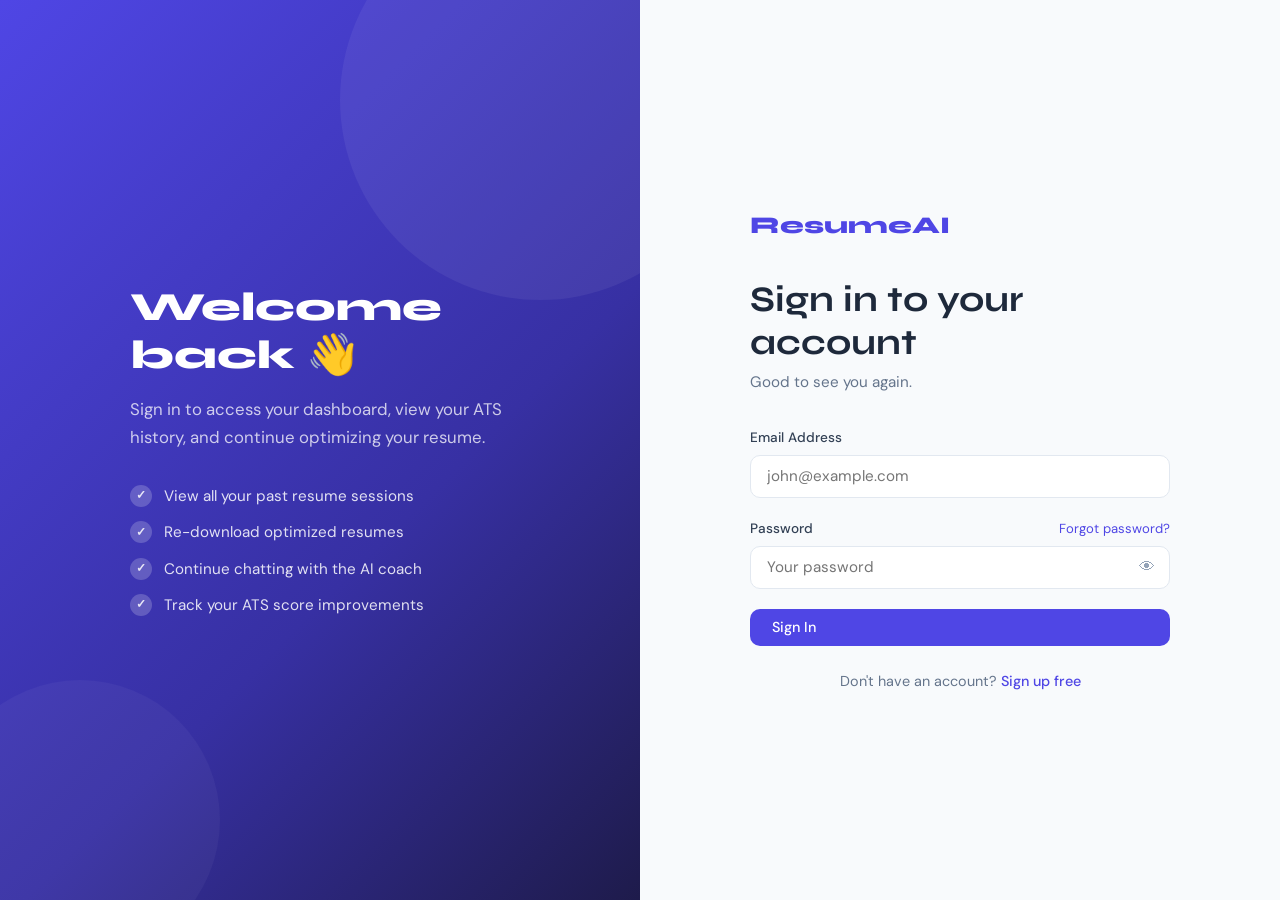
<file: frontend/login.html>
<!DOCTYPE html>
<html lang="en">
<head>
  <meta charset="UTF-8"/>
  <meta name="viewport" content="width=device-width, initial-scale=1.0"/>
  <title>Login — ResumeAI</title>
  <link rel="stylesheet" href="css/main.css"/>
  <link rel="stylesheet" href="css/auth.css"/>
</head>
<body>
<div class="auth-page">

  <!-- LEFT PANEL -->
  <div class="auth-panel auth-panel-left">
    <div class="content">
      <h1>Welcome<br/>back 👋</h1>
      <p>Sign in to access your dashboard, view your ATS history, and continue optimizing your resume.</p>
      <ul class="auth-features">
        <li>View all your past resume sessions</li>
        <li>Re-download optimized resumes</li>
        <li>Continue chatting with the AI coach</li>
        <li>Track your ATS score improvements</li>
      </ul>
    </div>
  </div>

  <!-- RIGHT PANEL -->
  <div class="auth-panel">
    <div class="auth-box">
      <a class="auth-logo" href="index.html">ResumeAI</a>
      <h2>Sign in to your account</h2>
      <p class="subtitle">Good to see you again.</p>

      <form id="loginForm" novalidate>
        <div class="form-group">
          <label class="form-label" for="email">Email Address</label>
          <input class="form-control" id="email" type="email" placeholder="john@example.com" autocomplete="email"/>
          <div class="form-error hidden" id="emailErr"></div>
        </div>

        <div class="form-group">
          <label class="form-label" for="password">
            Password
            <a href="#" style="float:right;font-weight:400;font-size:.82rem">Forgot password?</a>
          </label>
          <div class="password-wrapper">
            <input class="form-control" id="password" type="password" placeholder="Your password" autocomplete="current-password"/>
            <button type="button" class="password-toggle" onclick="togglePwd('password',this)">👁</button>
          </div>
          <div class="form-error hidden" id="pwdErr"></div>
        </div>

        <div id="globalErr" class="form-error hidden" style="margin-bottom:.75rem"></div>

        <button type="submit" class="btn btn-primary w-full" id="submitBtn">
          Sign In
        </button>
      </form>

      <div class="auth-footer">
        Don't have an account? <a href="register.html">Sign up free</a>
      </div>
    </div>
  </div>

</div>

<div class="toast-container" id="toastContainer"></div>

<script src="js/utils.js"></script>
<script src="js/api.js"></script>
<script src="js/auth.js"></script>
<script>
  document.getElementById('loginForm').addEventListener('submit', async (e) => {
    e.preventDefault();
    clearErrors();

    const email    = document.getElementById('email').value.trim();
    const password = document.getElementById('password').value;
    let valid = true;

    if (!email)    { showFieldErr('emailErr', 'Email is required.');    valid = false; }
    if (!password) { showFieldErr('pwdErr',   'Password is required.'); valid = false; }
    if (!valid) return;

    const btn = document.getElementById('submitBtn');
    btn.disabled = true;
    btn.textContent = 'Signing in…';

    const result = await API.login({ email, password });

    if (result.error) {
      showFieldErr('globalErr', result.error);
      btn.disabled = false;
      btn.textContent = 'Sign In';
    } else {
      const dest = result.user.role === 'admin' ? 'admin.html' : 'dashboard.html';
      window.location.href = dest;
    }
  });
</script>
</body>
</html>
</file>
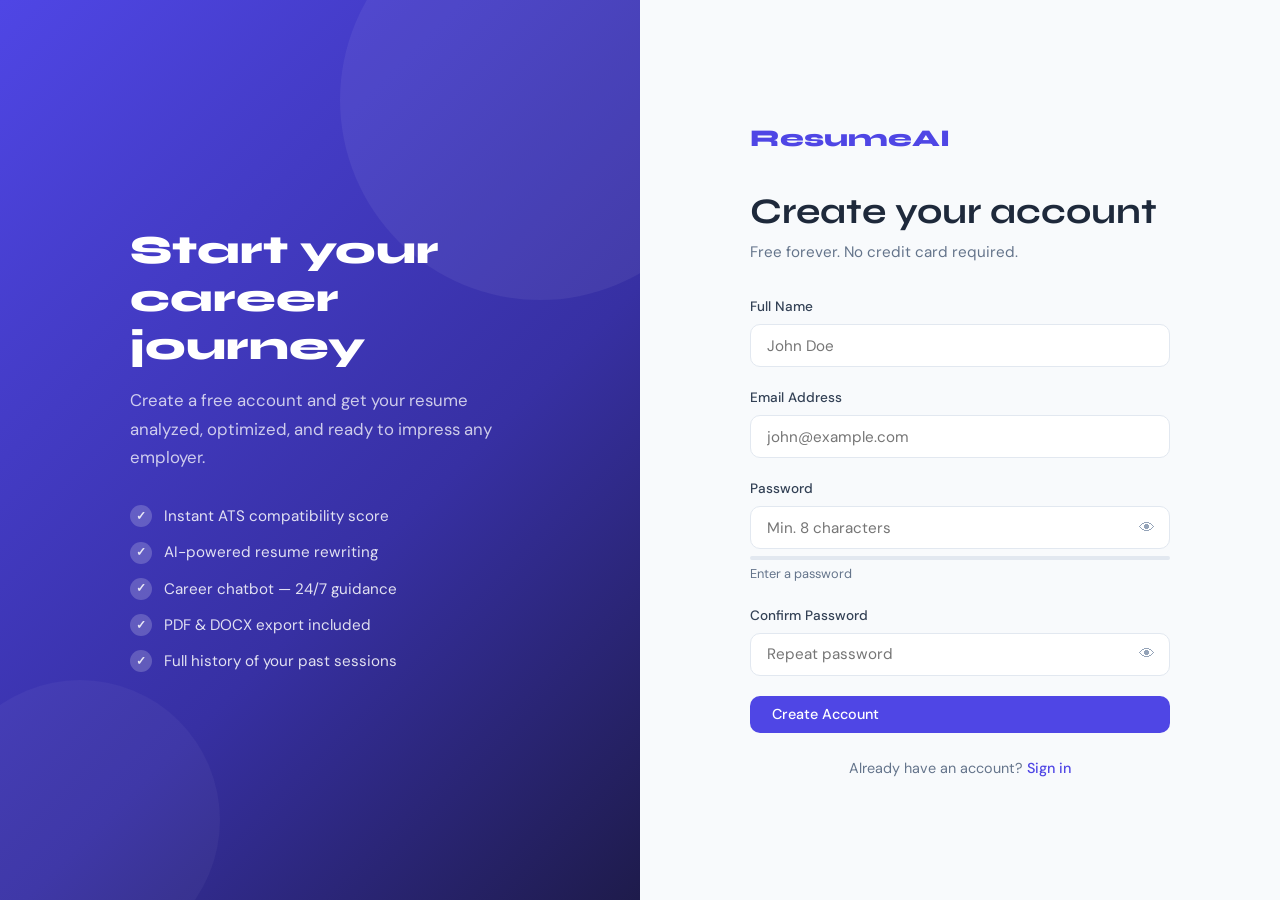
<file: frontend/register.html>
<!DOCTYPE html>
<html lang="en">
<head>
  <meta charset="UTF-8"/>
  <meta name="viewport" content="width=device-width, initial-scale=1.0"/>
  <title>Register — ResumeAI</title>
  <link rel="stylesheet" href="css/main.css"/>
  <link rel="stylesheet" href="css/auth.css"/>
</head>
<body>
<div class="auth-page">

  <!-- LEFT PANEL -->
  <div class="auth-panel auth-panel-left">
    <div class="content">
      <h1>Start your<br/>career journey</h1>
      <p>Create a free account and get your resume analyzed, optimized, and ready to impress any employer.</p>
      <ul class="auth-features">
        <li>Instant ATS compatibility score</li>
        <li>AI-powered resume rewriting</li>
        <li>Career chatbot — 24/7 guidance</li>
        <li>PDF & DOCX export included</li>
        <li>Full history of your past sessions</li>
      </ul>
    </div>
  </div>

  <!-- RIGHT PANEL -->
  <div class="auth-panel">
    <div class="auth-box">
      <a class="auth-logo" href="index.html">ResumeAI</a>
      <h2>Create your account</h2>
      <p class="subtitle">Free forever. No credit card required.</p>

      <!-- SUCCESS STATE -->
      <div id="successBox" class="hidden">
        <div class="verify-card" style="margin:0;padding:1.5rem 0">
          <div class="verify-icon success" style="margin-bottom:1rem">✉️</div>
          <h3>Check your inbox!</h3>
          <p class="mt-2" style="font-size:.95rem">
            We sent a verification link to <strong id="sentTo"></strong>.<br/>
            Click it to activate your account, then log in.
          </p>
          <a href="login.html" class="btn btn-primary w-full mt-3">Go to Login</a>
        </div>
      </div>

      <!-- FORM -->
      <form id="registerForm" novalidate>
        <div class="form-group">
          <label class="form-label" for="name">Full Name</label>
          <input class="form-control" id="name" type="text" placeholder="John Doe" autocomplete="name"/>
          <div class="form-error hidden" id="nameErr"></div>
        </div>

        <div class="form-group">
          <label class="form-label" for="email">Email Address</label>
          <input class="form-control" id="email" type="email" placeholder="john@example.com" autocomplete="email"/>
          <div class="form-error hidden" id="emailErr"></div>
        </div>

        <div class="form-group">
          <label class="form-label" for="password">Password</label>
          <div class="password-wrapper">
            <input class="form-control" id="password" type="password" placeholder="Min. 8 characters" autocomplete="new-password"/>
            <button type="button" class="password-toggle" onclick="togglePwd('password',this)">👁</button>
          </div>
          <div class="strength-bar mt-1"><div class="strength-fill" id="strengthFill"></div></div>
          <div class="form-hint" id="strengthLabel">Enter a password</div>
          <div class="form-error hidden" id="pwdErr"></div>
        </div>

        <div class="form-group">
          <label class="form-label" for="confirm">Confirm Password</label>
          <div class="password-wrapper">
            <input class="form-control" id="confirm" type="password" placeholder="Repeat password" autocomplete="new-password"/>
            <button type="button" class="password-toggle" onclick="togglePwd('confirm',this)">👁</button>
          </div>
          <div class="form-error hidden" id="confirmErr"></div>
        </div>

        <div id="globalErr" class="form-error hidden" style="margin-bottom:.75rem"></div>

        <button type="submit" class="btn btn-primary w-full" id="submitBtn">
          Create Account
        </button>
      </form>

      <div class="auth-footer">
        Already have an account? <a href="login.html">Sign in</a>
      </div>
    </div>
  </div>

</div>

<div class="toast-container" id="toastContainer"></div>

<script src="js/utils.js"></script>
<script src="js/api.js"></script>
<script src="js/auth.js"></script>
<script>
  // Password strength meter
  document.getElementById('password').addEventListener('input', function () {
    const val = this.value;
    let score = 0;
    if (val.length >= 8)               score++;
    if (/[A-Z]/.test(val))             score++;
    if (/[0-9]/.test(val))             score++;
    if (/[^A-Za-z0-9]/.test(val))      score++;
    const fill   = document.getElementById('strengthFill');
    const label  = document.getElementById('strengthLabel');
    const colors = ['#ef4444','#f59e0b','#10b981','#4f46e5'];
    const labels = ['Too short','Fair','Good','Strong'];
    fill.style.width     = (score * 25) + '%';
    fill.style.background = colors[score - 1] || '#e2e8f0';
    label.textContent    = score ? labels[score - 1] : 'Enter a password';
  });

  document.getElementById('registerForm').addEventListener('submit', async (e) => {
    e.preventDefault();
    clearErrors();

    const name     = document.getElementById('name').value.trim();
    const email    = document.getElementById('email').value.trim();
    const password = document.getElementById('password').value;
    const confirm  = document.getElementById('confirm').value;
    let valid = true;

    if (!name)    { showFieldErr('nameErr', 'Name is required.'); valid = false; }
    if (!email)   { showFieldErr('emailErr', 'Email is required.'); valid = false; }
    if (password.length < 8) { showFieldErr('pwdErr', 'Password must be at least 8 characters.'); valid = false; }
    if (password !== confirm) { showFieldErr('confirmErr', 'Passwords do not match.'); valid = false; }
    if (!valid) return;

    const btn = document.getElementById('submitBtn');
    btn.disabled = true;
    btn.textContent = 'Creating account…';

    const result = await API.register({ name, email, password });

    if (result.error) {
      showFieldErr('globalErr', result.error);
      btn.disabled = false;
      btn.textContent = 'Create Account';
    } else {
      document.getElementById('sentTo').textContent = email;
      document.getElementById('registerForm').classList.add('hidden');
      document.getElementById('successBox').classList.remove('hidden');
    }
  });
</script>
</body>
</html>
</file>
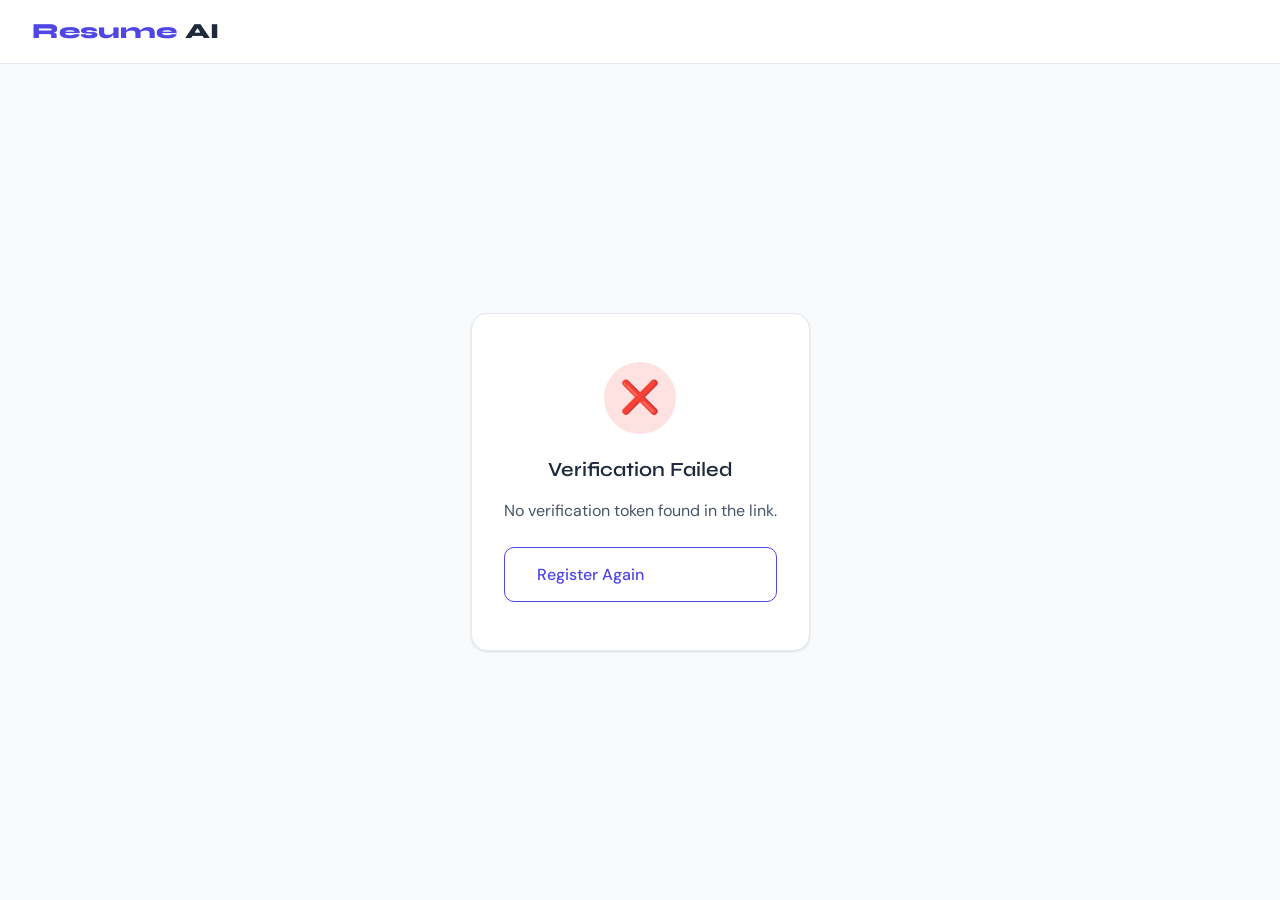
<file: frontend/verify.html>
<!DOCTYPE html>
<html lang="en">
<head>
  <meta charset="UTF-8"/>
  <meta name="viewport" content="width=device-width, initial-scale=1.0"/>
  <title>Verify Email — ResumeAI</title>
  <link rel="stylesheet" href="css/main.css"/>
  <link rel="stylesheet" href="css/auth.css"/>
</head>
<body style="background:var(--gray-50);display:flex;flex-direction:column;min-height:100vh">

<nav class="navbar">
  <a class="navbar-brand" href="index.html">Resume<span>AI</span></a>
</nav>

<div class="container" style="flex:1;display:flex;align-items:center;justify-content:center">
  <div class="card verify-card" id="loadingState">
    <div class="verify-icon" style="background:var(--gray-100)">⏳</div>
    <h3>Verifying your email…</h3>
    <p class="mt-2 text-muted">Please wait a moment.</p>
  </div>

  <div class="card verify-card hidden" id="successState">
    <div class="verify-icon success">✅</div>
    <h3>Email Verified!</h3>
    <p class="mt-2">Your account is now active. You can sign in and start using ResumeAI.</p>
    <a href="login.html" class="btn btn-primary btn-lg w-full mt-3">Go to Login</a>
  </div>

  <div class="card verify-card hidden" id="errorState">
    <div class="verify-icon error">❌</div>
    <h3>Verification Failed</h3>
    <p class="mt-2" id="errorMsg">The link is invalid or has expired.</p>
    <a href="register.html" class="btn btn-outline btn-lg w-full mt-3">Register Again</a>
  </div>
</div>

<script src="js/utils.js"></script>
<script src="js/api.js"></script>
<script>
  (async () => {
    const params = new URLSearchParams(window.location.search);
    const token  = params.get('token');

    if (!token) {
      show('errorState');
      document.getElementById('errorMsg').textContent = 'No verification token found in the link.';
      return;
    }

    const result = await API.verifyEmail(token);

    if (result.error) {
      document.getElementById('errorMsg').textContent = result.error;
      show('errorState');
    } else {
      show('successState');
    }

    function show(id) {
      document.getElementById('loadingState').classList.add('hidden');
      document.getElementById(id).classList.remove('hidden');
    }
  })();
</script>
</body>
</html>
</file>
<file: frontend/css/main.css>
@import url('https://fonts.googleapis.com/css2?family=Syne:wght@400;500;600;700;800&family=DM+Sans:ital,opsz,wght@0,9..40,300;0,9..40,400;0,9..40,500;1,9..40,300&display=swap');

:root {
  --primary:       #4f46e5;
  --primary-dark:  #3730a3;
  --primary-light: #eef2ff;
  --accent:        #06b6d4;
  --success:       #10b981;
  --warning:       #f59e0b;
  --danger:        #ef4444;
  --gray-50:       #f8fafc;
  --gray-100:      #f1f5f9;
  --gray-200:      #e2e8f0;
  --gray-300:      #cbd5e1;
  --gray-400:      #94a3b8;
  --gray-500:      #64748b;
  --gray-600:      #475569;
  --gray-700:      #334155;
  --gray-800:      #1e293b;
  --gray-900:      #0f172a;
  --white:         #ffffff;
  --font-display:  'Syne', sans-serif;
  --font-body:     'DM Sans', sans-serif;
  --radius-sm:     6px;
  --radius-md:     10px;
  --radius-lg:     16px;
  --radius-xl:     24px;
  --shadow-sm:     0 1px 3px rgba(0,0,0,.08), 0 1px 2px rgba(0,0,0,.04);
  --shadow-md:     0 4px 16px rgba(0,0,0,.10);
  --shadow-lg:     0 12px 40px rgba(0,0,0,.14);
  --transition:    all .2s cubic-bezier(.4,0,.2,1);
}

*, *::before, *::after { box-sizing: border-box; margin: 0; padding: 0; }

html { font-size: 16px; scroll-behavior: smooth; }

body {
  font-family: var(--font-body);
  color: var(--gray-800);
  background: var(--gray-50);
  line-height: 1.6;
  -webkit-font-smoothing: antialiased;
}

/* ── Typography ── */
h1,h2,h3,h4,h5 { font-family: var(--font-display); line-height: 1.2; }
h1 { font-size: clamp(2rem, 5vw, 3.5rem); font-weight: 800; }
h2 { font-size: clamp(1.5rem, 3vw, 2.25rem); font-weight: 700; }
h3 { font-size: 1.25rem; font-weight: 600; }
p  { color: var(--gray-600); }
a  { color: var(--primary); text-decoration: none; }
a:hover { text-decoration: underline; }

/* ── Navbar ── */
.navbar {
  position: sticky; top: 0; z-index: 100;
  display: flex; align-items: center; justify-content: space-between;
  padding: 0 2rem;
  height: 64px;
  background: rgba(255,255,255,.9);
  backdrop-filter: blur(12px);
  border-bottom: 1px solid var(--gray-200);
}
.navbar-brand {
  font-family: var(--font-display);
  font-size: 1.35rem;
  font-weight: 800;
  color: var(--primary);
  display: flex; align-items: center; gap: .5rem;
  text-decoration: none;
}
.navbar-brand span { color: var(--gray-800); }
.navbar-links { display: flex; align-items: center; gap: 1rem; }
.navbar-links a {
  font-size: .9rem; font-weight: 500;
  color: var(--gray-600); padding: .4rem .8rem;
  border-radius: var(--radius-sm); transition: var(--transition);
  text-decoration: none;
}
.navbar-links a:hover { color: var(--primary); background: var(--primary-light); }
.navbar-user {
  display: flex; align-items: center; gap: .75rem;
}
.avatar {
  width: 36px; height: 36px; border-radius: 50%;
  background: var(--primary); color: #fff;
  font-family: var(--font-display); font-weight: 700; font-size: .85rem;
  display: flex; align-items: center; justify-content: center;
  cursor: pointer;
}

/* ── Buttons ── */
.btn {
  display: inline-flex; align-items: center; gap: .5rem;
  padding: .6rem 1.4rem; border-radius: var(--radius-md);
  font-family: var(--font-body); font-size: .9rem; font-weight: 500;
  border: none; cursor: pointer; transition: var(--transition);
  text-decoration: none; white-space: nowrap;
}
.btn-primary {
  background: var(--primary); color: #fff;
}
.btn-primary:hover { background: var(--primary-dark); transform: translateY(-1px); box-shadow: var(--shadow-md); color: #fff; text-decoration: none; }
.btn-outline {
  background: transparent; color: var(--primary);
  border: 1.5px solid var(--primary);
}
.btn-outline:hover { background: var(--primary-light); text-decoration: none; }
.btn-ghost {
  background: transparent; color: var(--gray-600);
}
.btn-ghost:hover { background: var(--gray-100); color: var(--gray-800); text-decoration: none; }
.btn-danger { background: var(--danger); color: #fff; }
.btn-danger:hover { background: #dc2626; }
.btn-sm { padding: .4rem 1rem; font-size: .82rem; }
.btn-lg { padding: .85rem 2rem; font-size: 1rem; }
.btn:disabled { opacity: .5; cursor: not-allowed; pointer-events: none; }

/* ── Cards ── */
.card {
  background: var(--white);
  border: 1px solid var(--gray-200);
  border-radius: var(--radius-lg);
  padding: 1.5rem;
  box-shadow: var(--shadow-sm);
}
.card-header {
  display: flex; align-items: center; justify-content: space-between;
  margin-bottom: 1.25rem; padding-bottom: 1rem;
  border-bottom: 1px solid var(--gray-100);
}

/* ── Forms ── */
.form-group { margin-bottom: 1.25rem; }
.form-label {
  display: block; margin-bottom: .4rem;
  font-size: .85rem; font-weight: 500; color: var(--gray-700);
}
.form-control {
  width: 100%; padding: .65rem 1rem;
  border: 1.5px solid var(--gray-200); border-radius: var(--radius-md);
  font-family: var(--font-body); font-size: .95rem; color: var(--gray-800);
  background: var(--white); transition: var(--transition); outline: none;
}
.form-control:focus { border-color: var(--primary); box-shadow: 0 0 0 3px rgba(79,70,229,.12); }
.form-control.error { border-color: var(--danger); }
.form-error { font-size: .8rem; color: var(--danger); margin-top: .3rem; }
.form-hint  { font-size: .8rem; color: var(--gray-500); margin-top: .3rem; }

/* ── Badges ── */
.badge {
  display: inline-flex; align-items: center; gap: .3rem;
  padding: .25rem .7rem; border-radius: 20px;
  font-size: .75rem; font-weight: 600;
}
.badge-primary { background: var(--primary-light); color: var(--primary-dark); }
.badge-success { background: #d1fae5; color: #065f46; }
.badge-warning { background: #fef3c7; color: #92400e; }
.badge-danger  { background: #fee2e2; color: #991b1b; }
.badge-gray    { background: var(--gray-100); color: var(--gray-600); }

/* ── Toast ── */
.toast-container { position: fixed; bottom: 1.5rem; right: 1.5rem; z-index: 9999; display: flex; flex-direction: column; gap: .5rem; }
.toast {
  display: flex; align-items: center; gap: .75rem;
  padding: .85rem 1.25rem; border-radius: var(--radius-md);
  background: var(--gray-900); color: #fff;
  font-size: .88rem; box-shadow: var(--shadow-lg);
  animation: slideIn .25s ease;
  min-width: 260px; max-width: 380px;
}
.toast.success { background: var(--success); }
.toast.error   { background: var(--danger); }
.toast.warning { background: var(--warning); color: var(--gray-900); }
@keyframes slideIn { from { opacity:0; transform: translateX(20px); } to { opacity:1; transform: translateX(0); } }
@keyframes slideOut { to { opacity:0; transform: translateX(20px); } }

/* ── Tables ── */
.table-wrapper { overflow-x: auto; }
table { width: 100%; border-collapse: collapse; font-size: .9rem; }
thead th {
  padding: .75rem 1rem; text-align: left;
  font-family: var(--font-display); font-size: .78rem; font-weight: 600;
  text-transform: uppercase; letter-spacing: .05em;
  color: var(--gray-500); background: var(--gray-50);
  border-bottom: 1px solid var(--gray-200);
}
tbody td { padding: .85rem 1rem; border-bottom: 1px solid var(--gray-100); color: var(--gray-700); }
tbody tr:hover { background: var(--gray-50); }
tbody tr:last-child td { border-bottom: none; }

/* ── Score ring ── */
.score-ring { position: relative; display: inline-flex; align-items: center; justify-content: center; }
.score-ring svg { transform: rotate(-90deg); }
.score-ring .score-text { position: absolute; font-family: var(--font-display); font-weight: 800; }

/* ── Utility ── */
.container { max-width: 1100px; margin: 0 auto; padding: 0 1.5rem; }
.section { padding: 4rem 0; }
.text-center { text-align: center; }
.mt-1 { margin-top: .5rem; } .mt-2 { margin-top: 1rem; } .mt-3 { margin-top: 1.5rem; } .mt-4 { margin-top: 2rem; }
.mb-1 { margin-bottom: .5rem; } .mb-2 { margin-bottom: 1rem; } .mb-3 { margin-bottom: 1.5rem; } .mb-4 { margin-bottom: 2rem; }
.d-flex { display: flex; } .align-center { align-items: center; } .justify-between { justify-content: space-between; }
.gap-1 { gap: .5rem; } .gap-2 { gap: 1rem; } .gap-3 { gap: 1.5rem; }
.text-muted { color: var(--gray-500); }
.text-sm { font-size: .85rem; }
.font-bold { font-weight: 700; }
.w-full { width: 100%; }
.hidden { display: none !important; }

/* ── Modal ── */
.modal-overlay {
  display: flex; align-items: center; justify-content: center;
  min-height: 420px;
  background: rgba(15,23,42,.45);
  padding: 2rem;
}
.modal {
  background: var(--white); border-radius: var(--radius-xl);
  padding: 2rem; max-width: 480px; width: 100%;
  box-shadow: var(--shadow-lg);
  animation: modalIn .2s ease;
}
@keyframes modalIn { from { opacity:0; transform: scale(.95); } to { opacity:1; transform: scale(1); } }
.modal-header { display: flex; align-items: center; justify-content: space-between; margin-bottom: 1.5rem; }
.modal-close { background: none; border: none; cursor: pointer; color: var(--gray-500); font-size: 1.25rem; padding: .25rem; border-radius: var(--radius-sm); }
.modal-close:hover { background: var(--gray-100); color: var(--gray-800); }

/* ── Responsive ── */
@media (max-width: 768px) {
  .navbar { padding: 0 1rem; }
  .container { padding: 0 1rem; }
  .section { padding: 2.5rem 0; }
  .navbar-links .hide-mobile { display: none; }
}
</file>
<file: frontend/css/auth.css>
.auth-page {
  min-height: 100vh;
  display: grid;
  grid-template-columns: 1fr 1fr;
}

.auth-panel {
  display: flex;
  flex-direction: column;
  justify-content: center;
  align-items: center;
  padding: 3rem 2rem;
}

.auth-panel-left {
  background: linear-gradient(135deg, var(--primary) 0%, var(--primary-dark) 60%, #1e1b4b 100%);
  color: #fff;
  position: relative;
  overflow: hidden;
}

.auth-panel-left::before {
  content: '';
  position: absolute;
  width: 400px; height: 400px;
  border-radius: 50%;
  background: rgba(255,255,255,.06);
  top: -100px; right: -100px;
}
.auth-panel-left::after {
  content: '';
  position: absolute;
  width: 280px; height: 280px;
  border-radius: 50%;
  background: rgba(255,255,255,.04);
  bottom: -60px; left: -60px;
}

.auth-panel-left .content { position: relative; z-index: 1; max-width: 380px; }
.auth-panel-left h1 { font-size: 2.5rem; color: #fff; margin-bottom: 1rem; }
.auth-panel-left p  { color: rgba(255,255,255,.75); font-size: 1.05rem; line-height: 1.7; }

.auth-features { list-style: none; margin-top: 2rem; display: flex; flex-direction: column; gap: .75rem; }
.auth-features li {
  display: flex; align-items: center; gap: .75rem;
  color: rgba(255,255,255,.85); font-size: .95rem;
}
.auth-features li::before {
  content: '✓';
  display: inline-flex; align-items: center; justify-content: center;
  width: 22px; height: 22px; border-radius: 50%;
  background: rgba(255,255,255,.2);
  font-size: .75rem; font-weight: 700; flex-shrink: 0;
}

.auth-box { width: 100%; max-width: 420px; }
.auth-box .auth-logo {
  font-family: var(--font-display); font-size: 1.5rem; font-weight: 800;
  color: var(--primary); margin-bottom: 2rem; display: block;
}
.auth-box h2 { margin-bottom: .4rem; }
.auth-box .subtitle { color: var(--gray-500); margin-bottom: 2rem; font-size: .95rem; }

.divider {
  display: flex; align-items: center; gap: 1rem;
  margin: 1.25rem 0; color: var(--gray-400); font-size: .82rem;
}
.divider::before, .divider::after {
  content: ''; flex: 1; height: 1px; background: var(--gray-200);
}

.password-wrapper { position: relative; }
.password-toggle {
  position: absolute; right: .75rem; top: 50%; transform: translateY(-50%);
  background: none; border: none; cursor: pointer;
  color: var(--gray-400); font-size: 1rem; padding: .2rem;
}
.password-toggle:hover { color: var(--gray-700); }

.strength-bar { margin-top: .4rem; height: 4px; border-radius: 2px; background: var(--gray-200); overflow: hidden; }
.strength-fill { height: 100%; border-radius: 2px; transition: width .3s, background .3s; width: 0; }

.auth-footer { text-align: center; margin-top: 1.5rem; font-size: .9rem; color: var(--gray-500); }
.auth-footer a { font-weight: 500; color: var(--primary); }

.verify-card {
  max-width: 460px; margin: 6rem auto; text-align: center;
  padding: 3rem 2rem;
}
.verify-icon {
  width: 72px; height: 72px; border-radius: 50%;
  margin: 0 auto 1.5rem;
  display: flex; align-items: center; justify-content: center;
  font-size: 2rem;
}
.verify-icon.success { background: #d1fae5; }
.verify-icon.error   { background: #fee2e2; }

@media (max-width: 768px) {
  .auth-page { grid-template-columns: 1fr; }
  .auth-panel-left { display: none; }
  .auth-panel { padding: 2rem 1.25rem; }
}
</file>
